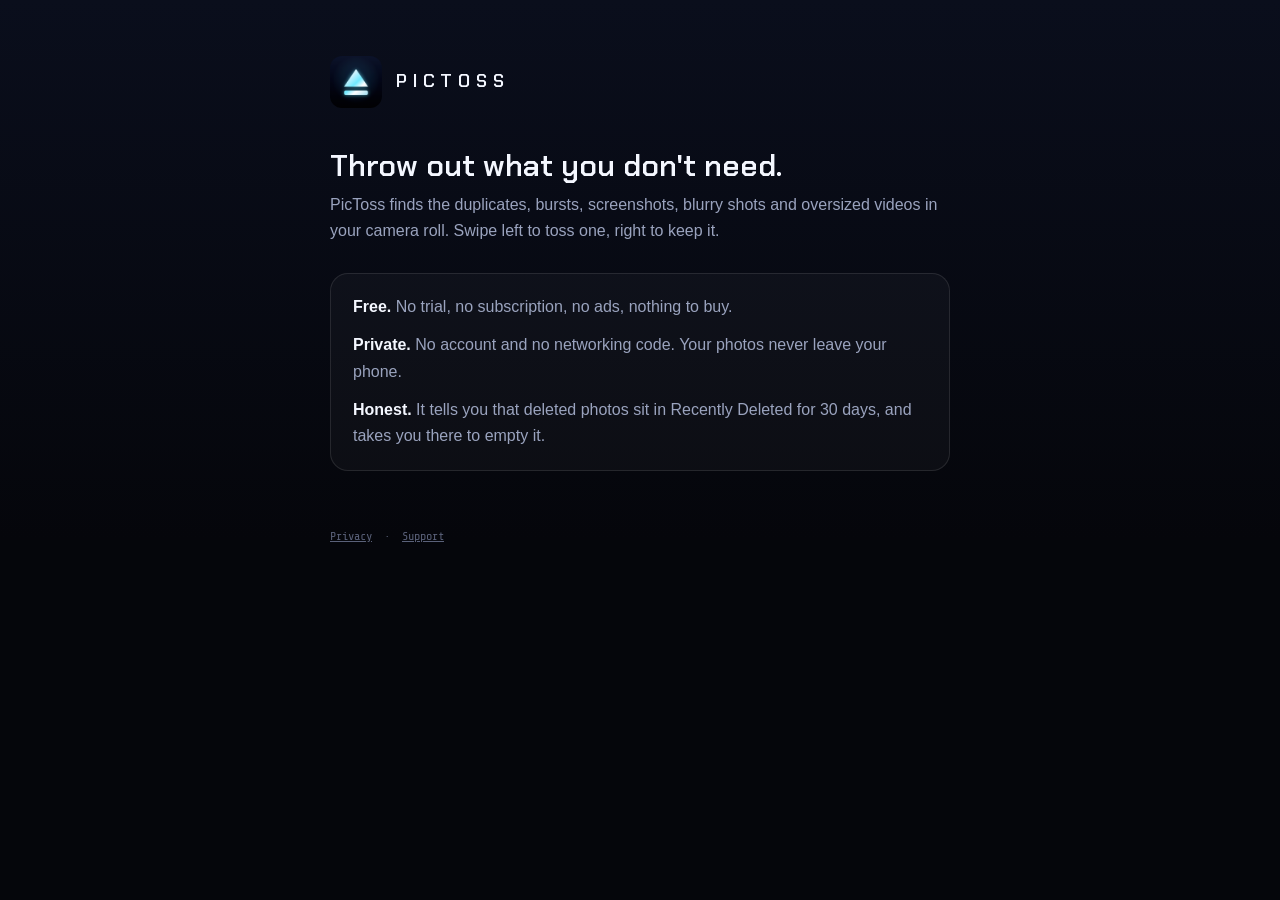
<file: index.html>
<!doctype html>
<html lang="en">
<head>
<meta charset="utf-8">
<meta name="viewport" content="width=device-width, initial-scale=1">
<title>PicToss: Swipe Photo Cleaner</title>
<meta name="description" content="A free, offline photo cleaner for iPhone. Swipe away duplicates, bursts, screenshots and blurry shots.">
<link rel="icon" href="assets/icon.png">
<link rel="stylesheet" href="assets/site.css">
</head>
<body>
<main>
  <header><img src="assets/icon.png" alt=""><a href="./">PICTOSS</a></header>
  <h1>Throw out what you don't need.</h1>
  <p>PicToss finds the duplicates, bursts, screenshots, blurry shots and oversized videos in your camera roll. Swipe left to toss one, right to keep it.</p>
  <div class="panel">
    <p><strong style="color:var(--text)">Free.</strong> No trial, no subscription, no ads, nothing to buy.</p>
    <p><strong style="color:var(--text)">Private.</strong> No account and no networking code. Your photos never leave your phone.</p>
    <p style="margin:0"><strong style="color:var(--text)">Honest.</strong> It tells you that deleted photos sit in Recently Deleted for 30 days, and takes you there to empty it.</p>
  </div>
  <footer><a href="privacy/">Privacy</a> &nbsp;·&nbsp; <a href="support/">Support</a></footer>
</main>
</body>
</html>
</file>
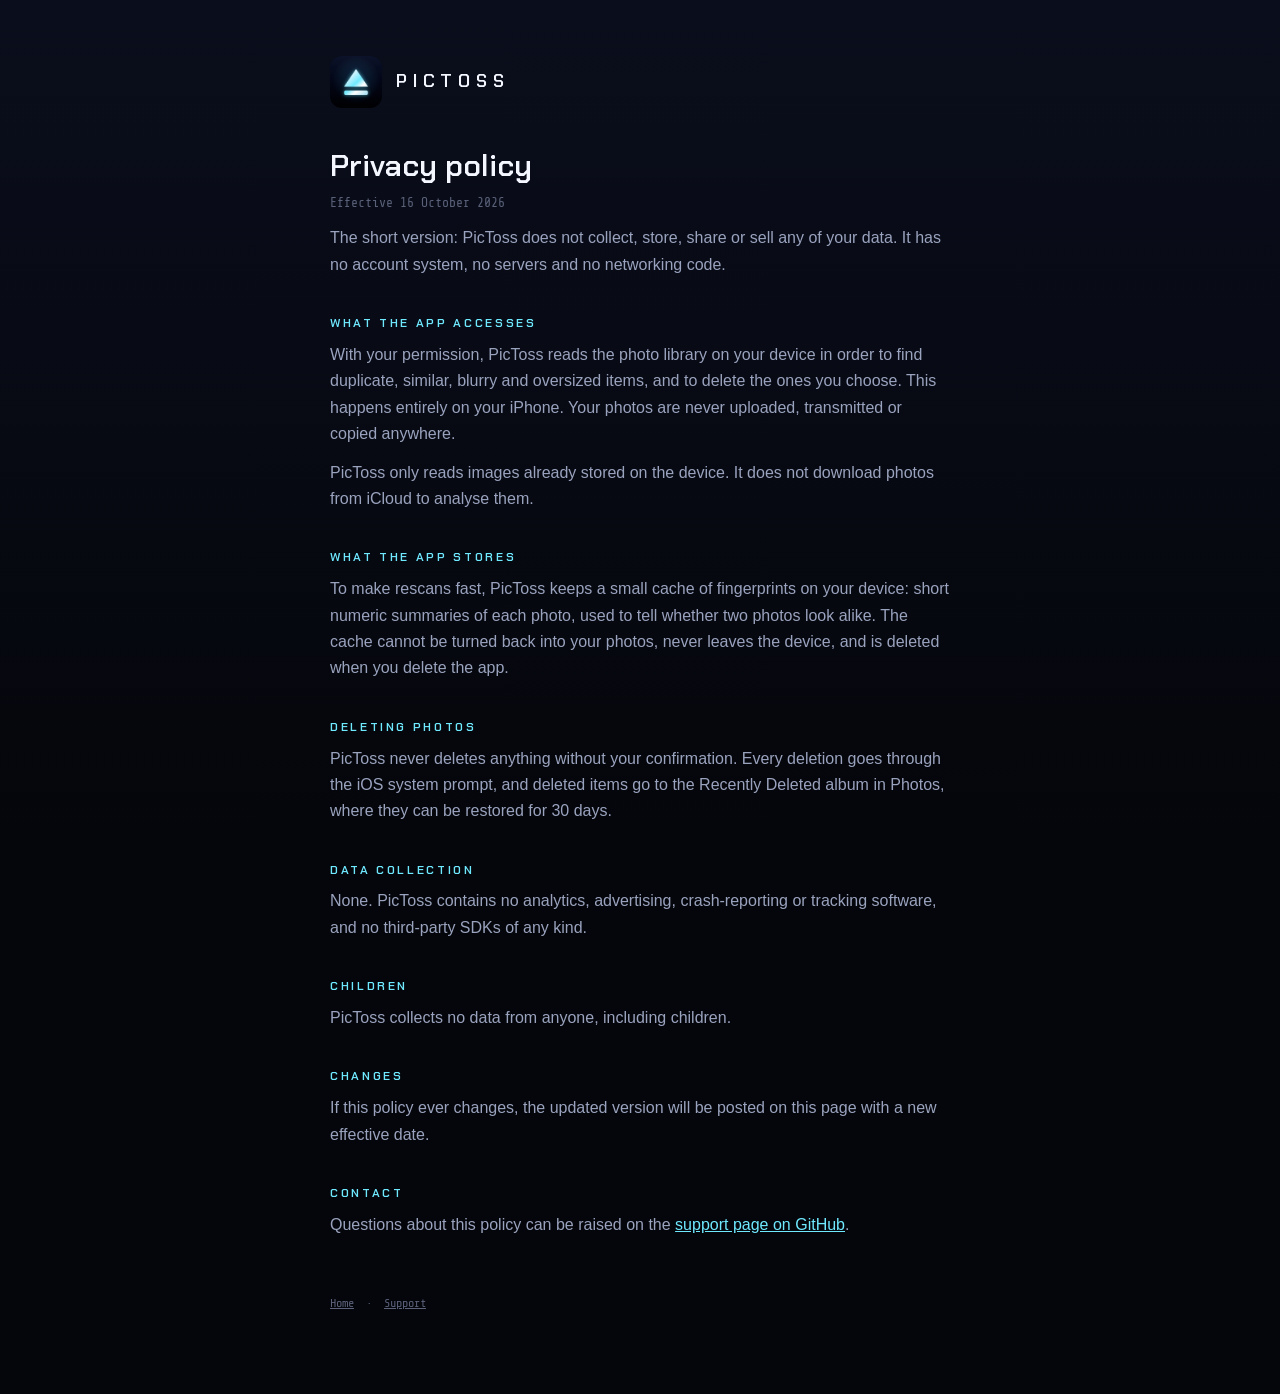
<file: privacy/index.html>
<!doctype html>
<html lang="en">
<head>
<meta charset="utf-8">
<meta name="viewport" content="width=device-width, initial-scale=1">
<title>Privacy · PicToss</title>
<link rel="icon" href="../assets/icon.png">
<link rel="stylesheet" href="../assets/site.css">
</head>
<body>
<main>
  <header><img src="../assets/icon.png" alt=""><a href="../">PICTOSS</a></header>
  <h1>Privacy policy</h1>
  <p class="meta">Effective 16 October 2026</p>

  <p>The short version: PicToss does not collect, store, share or sell any of your data. It has no account system, no servers and no networking code.</p>

  <h2>What the app accesses</h2>
  <p>With your permission, PicToss reads the photo library on your device in order to find duplicate, similar, blurry and oversized items, and to delete the ones you choose. This happens entirely on your iPhone. Your photos are never uploaded, transmitted or copied anywhere.</p>
  <p>PicToss only reads images already stored on the device. It does not download photos from iCloud to analyse them.</p>

  <h2>What the app stores</h2>
  <p>To make rescans fast, PicToss keeps a small cache of fingerprints on your device: short numeric summaries of each photo, used to tell whether two photos look alike. The cache cannot be turned back into your photos, never leaves the device, and is deleted when you delete the app.</p>

  <h2>Deleting photos</h2>
  <p>PicToss never deletes anything without your confirmation. Every deletion goes through the iOS system prompt, and deleted items go to the Recently Deleted album in Photos, where they can be restored for 30 days.</p>

  <h2>Data collection</h2>
  <p>None. PicToss contains no analytics, advertising, crash-reporting or tracking software, and no third-party SDKs of any kind.</p>

  <h2>Children</h2>
  <p>PicToss collects no data from anyone, including children.</p>

  <h2>Changes</h2>
  <p>If this policy ever changes, the updated version will be posted on this page with a new effective date.</p>

  <h2>Contact</h2>
  <p>Questions about this policy can be raised on the <a href="https://github.com/joongsukkie/pictoss/issues">support page on GitHub</a>.</p>

  <footer><a href="../">Home</a> &nbsp;·&nbsp; <a href="../support/">Support</a></footer>
</main>
</body>
</html>
</file>
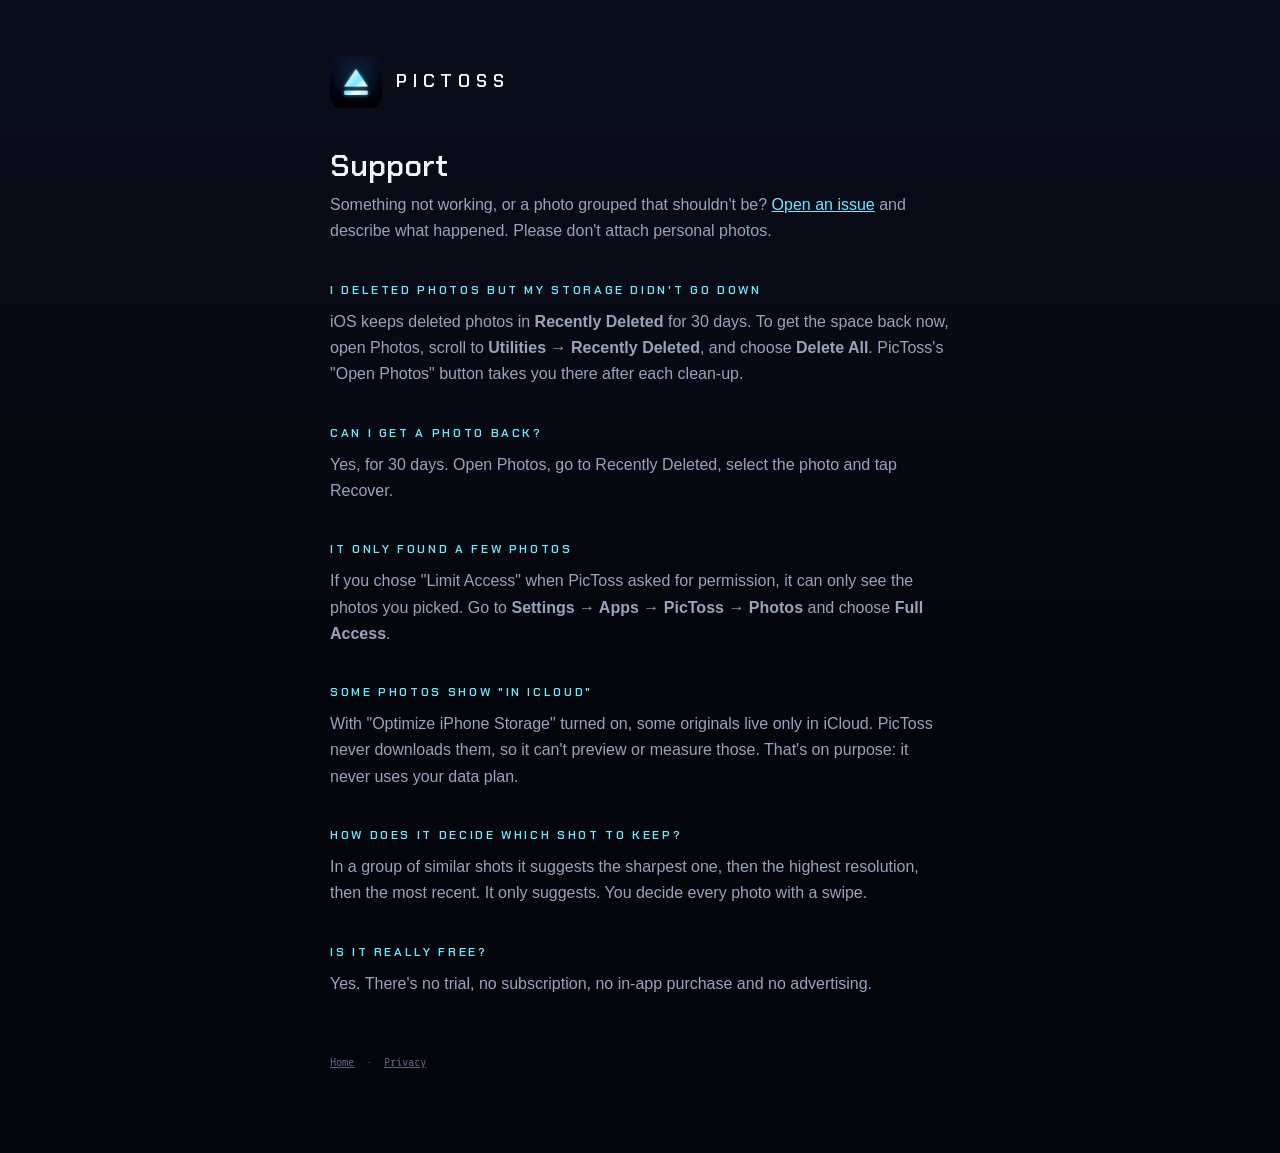
<file: support/index.html>
<!doctype html>
<html lang="en">
<head>
<meta charset="utf-8">
<meta name="viewport" content="width=device-width, initial-scale=1">
<title>Support · PicToss</title>
<link rel="icon" href="../assets/icon.png">
<link rel="stylesheet" href="../assets/site.css">
</head>
<body>
<main>
  <header><img src="../assets/icon.png" alt=""><a href="../">PICTOSS</a></header>
  <h1>Support</h1>
  <p>Something not working, or a photo grouped that shouldn't be? <a href="https://github.com/joongsukkie/pictoss/issues/new">Open an issue</a> and describe what happened. Please don't attach personal photos.</p>

  <h2>I deleted photos but my storage didn't go down</h2>
  <p>iOS keeps deleted photos in <strong>Recently Deleted</strong> for 30 days. To get the space back now, open Photos, scroll to <strong>Utilities → Recently Deleted</strong>, and choose <strong>Delete All</strong>. PicToss's "Open Photos" button takes you there after each clean-up.</p>

  <h2>Can I get a photo back?</h2>
  <p>Yes, for 30 days. Open Photos, go to Recently Deleted, select the photo and tap Recover.</p>

  <h2>It only found a few photos</h2>
  <p>If you chose "Limit Access" when PicToss asked for permission, it can only see the photos you picked. Go to <strong>Settings → Apps → PicToss → Photos</strong> and choose <strong>Full Access</strong>.</p>

  <h2>Some photos show "In iCloud"</h2>
  <p>With "Optimize iPhone Storage" turned on, some originals live only in iCloud. PicToss never downloads them, so it can't preview or measure those. That's on purpose: it never uses your data plan.</p>

  <h2>How does it decide which shot to keep?</h2>
  <p>In a group of similar shots it suggests the sharpest one, then the highest resolution, then the most recent. It only suggests. You decide every photo with a swipe.</p>

  <h2>Is it really free?</h2>
  <p>Yes. There's no trial, no subscription, no in-app purchase and no advertising.</p>

  <footer><a href="../">Home</a> &nbsp;·&nbsp; <a href="../privacy/">Privacy</a></footer>
</main>
</body>
</html>
</file>
<file: assets/site.css>
@font-face { font-family: "Chakra"; src: url("ChakraPetch-SemiBold.ttf") format("truetype"); font-display: swap; }
@font-face { font-family: "Mono";   src: url("ShareTechMono-Regular.ttf") format("truetype"); font-display: swap; }
:root { --void:#05060B; --text:#F4F7FF; --dim:#9AA3BE; --faint:#5A6179; --ice:#6FE9FF; --edge:rgba(255,255,255,.10); }
* { box-sizing: border-box; }
html { background: var(--void); }
body { margin:0; color:var(--dim); font:16px/1.65 -apple-system, BlinkMacSystemFont, "Segoe UI", sans-serif;
       background: linear-gradient(#0A0E1C, #05060B 60%); min-height:100vh; }
main { max-width: 660px; margin: 0 auto; padding: 56px 20px 80px; }
header { display:flex; align-items:center; gap:14px; margin-bottom: 40px; }
header img { width:52px; height:52px; border-radius:12px; }
header a { font-family:"Chakra", sans-serif; letter-spacing:.32em; color:var(--text); text-decoration:none; font-size:18px; }
h1 { font-family:"Chakra", sans-serif; color:var(--text); font-size:30px; line-height:1.2; margin:0 0 8px; }
h2 { font-family:"Chakra", sans-serif; color:var(--ice); font-size:12px; letter-spacing:.22em; text-transform:uppercase; margin:36px 0 8px; }
p, li { margin: 0 0 12px; }
a { color: var(--ice); }
.meta { font-family:"Mono", monospace; color:var(--faint); font-size:13px; }
.panel { border:1px solid var(--edge); border-radius:18px; padding:20px 22px; background:rgba(255,255,255,.03); margin-top:28px; }
footer { margin-top:56px; font-family:"Mono", monospace; font-size:12px; color:var(--faint); }
footer a { color: var(--faint); }
</file>
